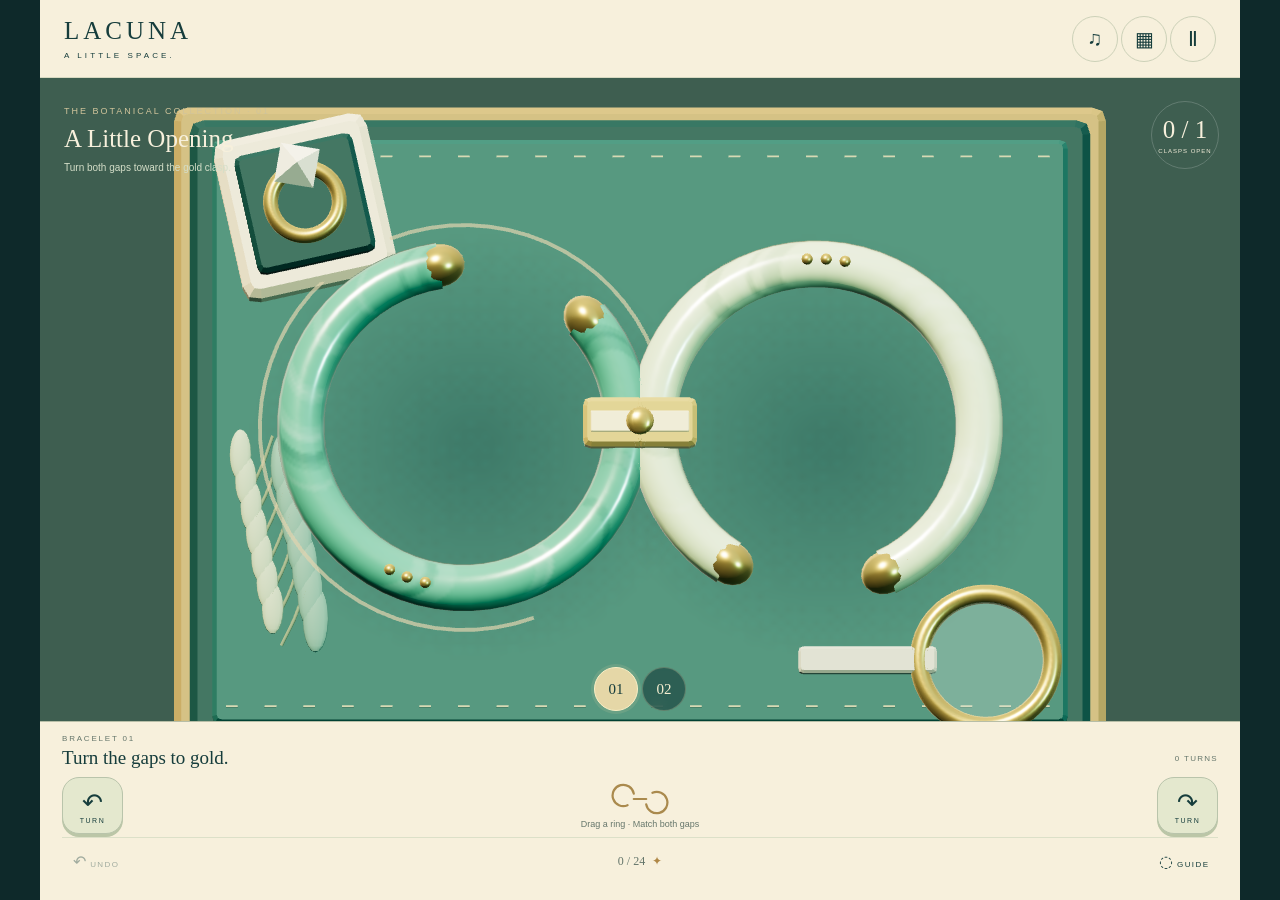
<file: index-source.html>
<!doctype html><html lang="en"><head><meta charset="utf-8"><meta name="viewport" content="width=device-width,initial-scale=1,viewport-fit=cover"><meta name="theme-color" content="#123d3b"><meta name="description" content="A little space makes all the difference. Turn the jewelry, line up the gaps, hear the golden click."><meta property="og:title" content="LACUNA - A little space."><meta property="og:description" content="Turn the gaps to gold. A tactile 3D jewelry puzzle."><meta property="og:image" content="cover.jpg"><title>LACUNA · A little space.</title><link rel="icon" href="icon.svg"><link rel="stylesheet" href="style.css"></head><body><main id="game"><header><a class="wordmark" href="#" id="brand" aria-label="Lacuna collection">LACUNA<span>A LITTLE SPACE.</span></a><nav><button id="sound" aria-label="Sound on">♫</button><button id="book" aria-label="Collection">▦</button><button id="pause" aria-label="Pause">Ⅱ</button></nav></header><section id="scene"><canvas id="world" aria-label="Three dimensional jewelry puzzle. Drag any bracelet around its center to rotate its opening toward a golden clasp."></canvas><div id="title"><span id="chapter"></span><h1 id="name"></h1><p id="intro"></p></div><div id="status"><b id="count">0 / 1</b><span>CLASPS OPEN</span></div><div id="float" role="status"></div><div id="ringButtons" aria-label="Choose a bracelet"></div><div id="gesture" aria-hidden="true"></div></section><footer><div class="selected"><span id="selection">BRACELET 01</span><strong id="cue">Turn the gaps to gold.</strong><span id="turns">0 TURNS</span></div><div class="controls"><button id="left" aria-label="Turn left">↶<small>TURN</small></button><div class="instruction"><svg viewBox="0 0 64 36" aria-hidden="true"><path d="M18 25A12 12 0 1 1 25 12M46 11A12 12 0 1 1 39 24M25 18h14"/></svg><span id="subcue">Drag a ring · Match both gaps</span></div><button id="right" aria-label="Turn right">↷<small>TURN</small></button></div><div class="tools"><button id="undo">↶ <span>UNDO</span></button><div id="stars">0 / 24 <span>✦</span></div><button id="hint">◌ <span>GUIDE</span></button></div></footer><div id="panel" hidden></div><div id="error" hidden><h1>A little technical knot.</h1><p>WebGL could not start. Please try a current browser.</p><button onclick="location.reload()">TRY AGAIN</button></div></main><script src="vendor/three.min.js"></script><script type="module" src="app.mjs"></script></body></html>
</file>
<file: style.css>
:root{--ivory:#f7f0dc;--ink:#163d3c;--gold:#b28c4e;--muted:#65766b;--line:#d7d9c1;--peach:#e7ba9b;font-family:'Trebuchet MS',Arial,sans-serif;color:var(--ink);background:#0e292a;font-synthesis:none}*{box-sizing:border-box;-webkit-tap-highlight-color:transparent}body{margin:0;overscroll-behavior:none}button,a{touch-action:manipulation}button{color:inherit;font:inherit;cursor:pointer;border:0;background:transparent;min-height:46px;min-width:46px}button:focus-visible,a:focus-visible{outline:3px solid #d2a045;outline-offset:3px}button:disabled{opacity:.38;cursor:default}button:active:not(:disabled){transform:translateY(1px)}[hidden]{display:none!important}#game{position:relative;width:100%;max-width:1200px;height:100dvh;min-height:320px;margin:auto;display:grid;grid-template-rows:78px minmax(0,1fr) 179px;overflow:hidden;background:var(--ivory);padding-top:env(safe-area-inset-top);padding-bottom:env(safe-area-inset-bottom)}header{display:flex;align-items:center;justify-content:space-between;padding:10px 24px;border-bottom:1px solid var(--line);z-index:3}.wordmark{color:var(--ink);text-decoration:none;font-family:Georgia,serif;font-size:25px;letter-spacing:4px;font-weight:500;line-height:1.1}.wordmark span{display:block;font:8px 'Trebuchet MS',sans-serif;letter-spacing:3.1px;margin-top:6px}nav{display:flex;gap:3px}nav button{font-size:20px;border-radius:50%;border:1px solid #ccd1b8;width:46px;height:46px}#scene{position:relative;min-height:0;overflow:clip;background:radial-gradient(ellipse at 50% 40%,#2a6460,#0f3737 80%)}#world{display:block;width:100%;height:100%;touch-action:none;cursor:grab}#world:active{cursor:grabbing}#title{position:absolute;left:24px;top:22px;color:var(--ivory);pointer-events:none;max-width:calc(100% - 140px)}#chapter{font-size:9px;letter-spacing:2px;color:#d0c49b}h1,h2,p{margin:0}#name{font:normal 25px/1.08 Georgia,serif;margin:7px 0 8px;text-wrap:balance}#intro{font-size:10px;line-height:1.5;color:#d4dec8;max-width:220px}#status{position:absolute;right:21px;top:23px;color:var(--ivory);text-align:center;pointer-events:none;border:1px solid #ffffff30;border-radius:50%;width:68px;height:68px;display:flex;flex-direction:column;justify-content:center}#status b{font:25px Georgia,serif}#status span{font-size:6px;letter-spacing:1px;margin-top:4px}#float{position:absolute;top:25%;left:0;width:100%;text-align:center;color:#f9e2ad;font:italic 27px Georgia,serif;text-shadow:0 2px 12px #0a2424;pointer-events:none;opacity:0;transform:translateY(5px);transition:opacity .2s,transform .3s}#float.show{opacity:1;transform:none}#gesture{top:0;left:0;position:absolute;pointer-events:none;width:56px;height:56px;border:2px dashed #f5db92;border-radius:50%;opacity:0}#ringButtons{position:absolute;left:10px;right:10px;bottom:10px;display:flex;justify-content:center;gap:4px;pointer-events:none}#ringButtons button{pointer-events:auto;min-width:44px;width:44px;height:44px;min-height:44px;border-radius:50%;color:#f4edcf;border:1px solid #e8d7a844;background:#123a3899;font:15px Georgia,serif;backdrop-filter:blur(6px)}#ringButtons button.sel{background:#e5d7a7;color:#163d3c;border-color:#fbefc5;box-shadow:0 0 0 3px #e5d7a722}#ringButtons button:disabled{opacity:.25}footer{z-index:3;border-top:1px solid #b7bea7;padding:12px 22px 3px;background:var(--ivory)}.selected{display:grid;grid-template-columns:1fr auto;align-items:center;gap:4px}.selected>span:first-child{font-size:8px;letter-spacing:1.8px;color:var(--muted)}.selected strong{font:normal 19px Georgia,serif;grid-row:2;white-space:nowrap}.selected>span:last-child{font-size:8px;letter-spacing:1.3px;grid-column:2;grid-row:2;color:var(--muted)}.controls{display:flex;align-items:center;justify-content:space-between;gap:8px;margin:8px 0 3px}.controls button{height:57px;width:61px;flex-shrink:0;border:1px solid #b9c4ab;border-radius:17px;background:#e4e8ce;font:25px Georgia,serif;box-shadow:0 3px 0 #bbc6a7}.controls button small{display:block;font:7px 'Trebuchet MS',sans-serif;letter-spacing:1.5px}.instruction{display:flex;flex-direction:column;align-items:center;gap:4px}.instruction svg{width:64px;height:32px;fill:none;stroke:#aa8a4d;stroke-width:2.5;stroke-linecap:round}.instruction span{font-size:9px;color:var(--muted);text-align:center}.tools{display:flex;align-items:center;justify-content:space-between;border-top:1px solid #dce0c8}.tools button{font-size:16px;min-width:68px}.tools button span{font-size:8px;letter-spacing:1.4px}.tools>div{font:12px Georgia,serif;color:#65766b}.tools>div span{color:#af8746;margin-left:4px}#panel{position:absolute;inset:78px 0 0;background:#0b28299c;z-index:8;display:flex;align-items:center;justify-content:center;padding:18px;backdrop-filter:blur(6px)}.sheet{background:var(--ivory);border-radius:24px;width:min(400px,100%);max-height:100%;overflow:auto;padding:26px;box-shadow:0 16px 70px #001a1a66;border:1px solid #e6d5a3}.eyebrow{font-size:8px;letter-spacing:2.5px;color:#7a866c;margin-bottom:10px}.sheet h2{font:normal 32px/1.08 Georgia,serif;text-wrap:balance}.sheet p{font-size:11px;line-height:1.6;color:#617266;margin:12px 0}.sheet .primary{display:block;background:#174c46;border-radius:13px;color:#faf0d3;width:100%;padding:14px;font-size:10px;letter-spacing:2px;margin-top:15px;box-shadow:0 3px 0 #092f2b}.sheet .secondary{display:block;width:100%;font-size:10px;letter-spacing:1.2px}.starline{text-align:center;font:45px Georgia,serif;color:#bb9550;letter-spacing:9px;margin:13px 0}.resultgrid{display:grid;grid-template-columns:repeat(3,1fr);text-align:center;border-top:1px solid var(--line);border-bottom:1px solid var(--line);padding:14px 0}.resultgrid b{font:22px Georgia,serif;display:block}.resultgrid span{font-size:7px;letter-spacing:1.2px;display:block;margin-top:5px}.requirements{display:grid;gap:7px;margin:15px 0;font-size:10px;color:#5b7060}.requirements div{display:flex;justify-content:space-between}.requirements b{color:#b18a49}.settings{display:grid;gap:3px;margin-top:12px}.settings button{border-bottom:1px solid #d5dac4;display:flex;align-items:center;justify-content:space-between;padding:0 3px;text-align:left;font-size:11px}.settings button b{font-size:9px;color:#8c733e}.collection{display:grid;grid-template-columns:repeat(2,1fr);gap:7px;margin-top:15px}.collection button{min-height:64px;border:1px solid #c8cfb5;background:#e9ebd5;border-radius:12px;text-align:left;padding:9px;font:12px Georgia,serif}.collection button small{display:block;font:8px 'Trebuchet MS',sans-serif;margin-top:5px;color:#9d8048}.finishes{display:flex;gap:6px;margin-top:10px}.finishes button{border:1px solid #bdc8aa;border-radius:12px;flex:1;font-size:10px;padding:8px 4px}.finishes button.chosen{border:2px solid #9f7d43}.host-note{font-size:9px!important;margin:6px 0!important}#error{position:absolute;inset:0;z-index:20;background:var(--ivory);padding:40px;display:flex;flex-direction:column;justify-content:center}#error h1{font:30px Georgia,serif}#error p{margin:15px 0;font-size:14px}#error button{background:#123d3b;color:#fff;border-radius:12px} @media(max-width:350px){header{padding:8px 14px}.wordmark{font-size:22px;letter-spacing:3px}nav{gap:1px}nav button{width:44px;height:44px;min-width:44px;min-height:44px}footer{padding-left:15px;padding-right:15px}#title{left:16px;max-width:calc(100% - 115px)}#name{font-size:21px}#status{right:14px;width:60px;height:60px}#ringButtons{gap:1px}.selected strong{font-size:17px}#ringButtons{left:6px;right:6px;gap:0}#ringButtons button{min-width:44px;width:44px}}@media(max-height:650px) and (orientation:portrait){#game{grid-template-rows:66px minmax(0,1fr) 164px}header{padding-top:6px;padding-bottom:6px}#panel{inset:66px 0 0}#title{top:12px}#status{top:12px}#name{font-size:20px}.controls{margin-top:6px}.controls button{height:49px}.instruction svg{height:22px}footer{padding-top:9px}.sheet{padding:18px}.sheet h2{font-size:27px}.starline{font-size:35px;margin:8px 0}}@media(orientation:landscape) and (max-height:650px){#game{grid-template-columns:minmax(0,1fr) 208px;grid-template-rows:58px minmax(0,1fr)}header{grid-column:1 / -1;padding:4px 16px}.wordmark{font-size:22px}.wordmark span{font-size:6px;margin-top:3px}nav button{height:44px;width:44px;min-height:44px;min-width:44px}#scene{grid-row:2;grid-column:1}footer{grid-column:2;grid-row:2;border-left:1px solid #b7bea7;display:flex;flex-direction:column;justify-content:center;padding:9px 12px}.selected{display:flex;flex-direction:column;align-items:flex-start;gap:6px}.selected strong{font-size:17px}.controls{margin:13px 0;gap:5px}.controls button{width:52px;height:56px}.instruction{flex:1}.instruction span{display:none}.instruction svg{width:48px}.tools{flex-wrap:wrap;gap:0}.tools button{min-width:60px}.tools>div{font-size:11px}#title{left:14px;top:12px;max-width:calc(100% - 85px)}#name{font-size:19px}#intro{font-size:8px}#status{right:12px;top:12px;width:54px;height:54px}#status b{font-size:21px}#status span{font-size:5px}#ringButtons{bottom:4px;gap:1px}#ringButtons button{min-width:44px;width:44px}#panel{inset:58px 0 0;padding:10px}.sheet{width:min(580px,100%);padding:15px 22px;max-height:100%}.sheet h2{font-size:25px}.sheet p{margin:7px 0}.starline{font-size:26px;margin:4px 0}.resultgrid{padding:7px 0}.requirements{margin:8px 0;gap:3px}.sheet .primary{margin-top:9px;padding:10px}.sheet .secondary{min-height:44px}.collection{grid-template-columns:repeat(4,1fr);margin-top:9px}.collection button{min-height:56px}.settings{grid-template-columns:1fr 1fr;column-gap:20px}}@media(prefers-reduced-motion:reduce){*{scroll-behavior:auto!important;transition:none!important}}
@media(orientation:landscape) and (max-height:650px){
 .sheet:has(#resume){display:grid;grid-template-columns:1fr 1fr;column-gap:12px;padding:12px 18px}
 .sheet:has(#resume) .eyebrow,.sheet:has(#resume) h2,.sheet:has(#resume) .settings{grid-column:1 / -1}
 .sheet:has(#resume) p{display:none}.sheet:has(#resume) .eyebrow{margin-bottom:4px}.sheet:has(#resume) .settings{margin-top:6px}
 .sheet:has(#resume) #resume,.sheet:has(#resume) #restart{margin-top:9px;min-height:46px;font-size:9px;letter-spacing:1px}
 .sheet:has(#next){display:grid;grid-template-columns:1fr 1fr;gap:3px 18px;padding:12px 18px}
 .sheet:has(#next) .eyebrow{grid-column:1 / -1;margin-bottom:3px}.sheet:has(#next) h2{grid-column:1;grid-row:2;font-size:24px}
 .sheet:has(#next) .starline{grid-column:1;grid-row:3;margin:2px 0;font-size:29px}
 .sheet:has(#next) .resultgrid{grid-column:2;grid-row:2 / 4;align-items:center;padding:5px 0}.sheet:has(#next) .resultgrid b{font-size:19px}
 .sheet:has(#next) .requirements{grid-column:1 / -1;grid-row:4;grid-template-columns:repeat(3,1fr);gap:8px;margin:5px 0;font-size:9px}
 .sheet:has(#next) .requirements div{flex-direction:column;gap:2px}.sheet:has(#next) #next{grid-column:2;grid-row:5;margin:0;font-size:9px;letter-spacing:1px}
 .sheet:has(#next) #replay{grid-column:1;grid-row:5;min-height:46px}
 .sheet:has(#back){display:grid;grid-template-columns:180px minmax(0,1fr);gap:5px 12px;padding:12px 18px}
 .sheet:has(#back) .eyebrow{grid-column:1;grid-row:1;margin:0}.sheet:has(#back) h2{grid-column:1;grid-row:2;font-size:23px}
 .sheet:has(#back) .collection{grid-column:2;grid-row:1 / 5;grid-template-columns:1fr 1fr;gap:4px;margin:0}
 .sheet:has(#back) .collection button{min-height:46px;height:46px;padding:5px 6px;font-size:10px;line-height:11px;overflow:hidden}.sheet:has(#back) .collection button small{font-size:7px;line-height:8px;margin-top:3px}
 .sheet:has(#back) .finishes{grid-column:1;grid-row:3;margin:0}.sheet:has(#back) #back{grid-column:1;grid-row:4;margin:0;font-size:9px;letter-spacing:1px}
 .sheet:has(#back) .host-note{grid-column:1;font-size:8px!important}
}
</file>
